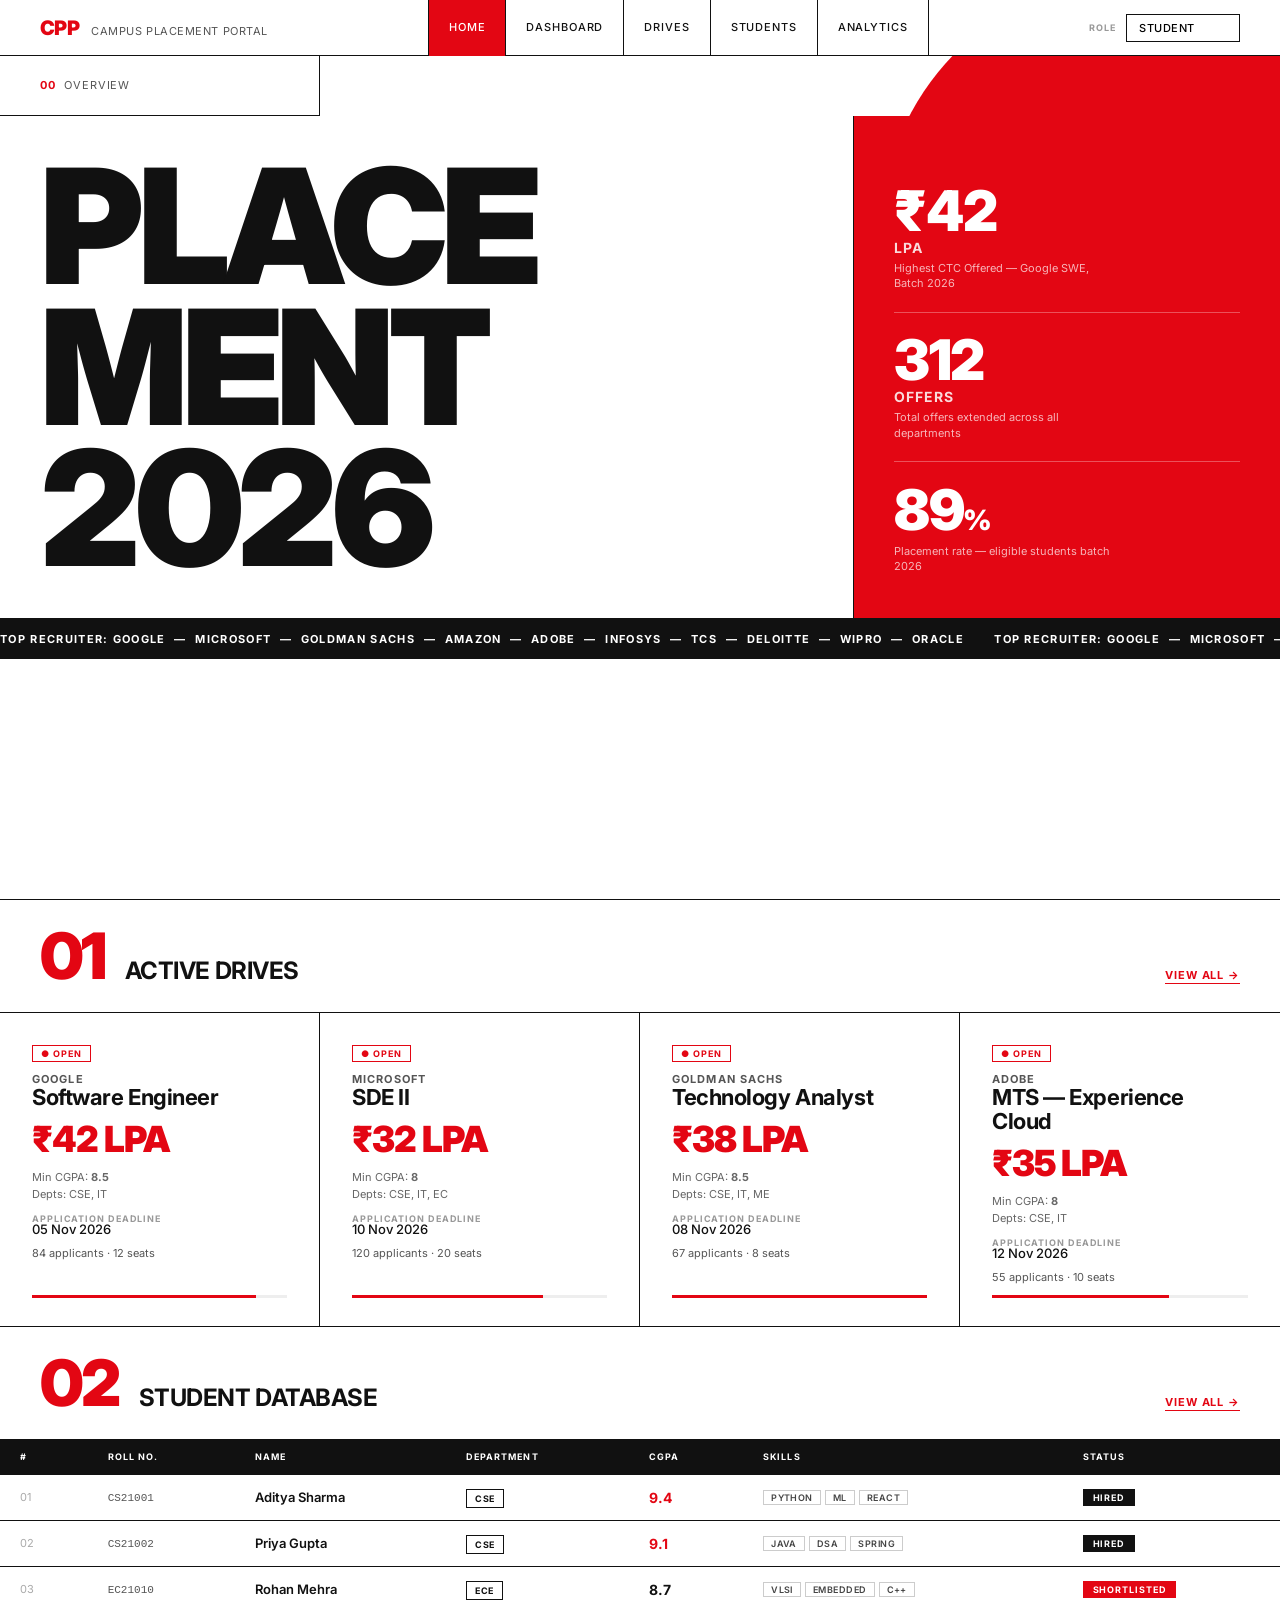
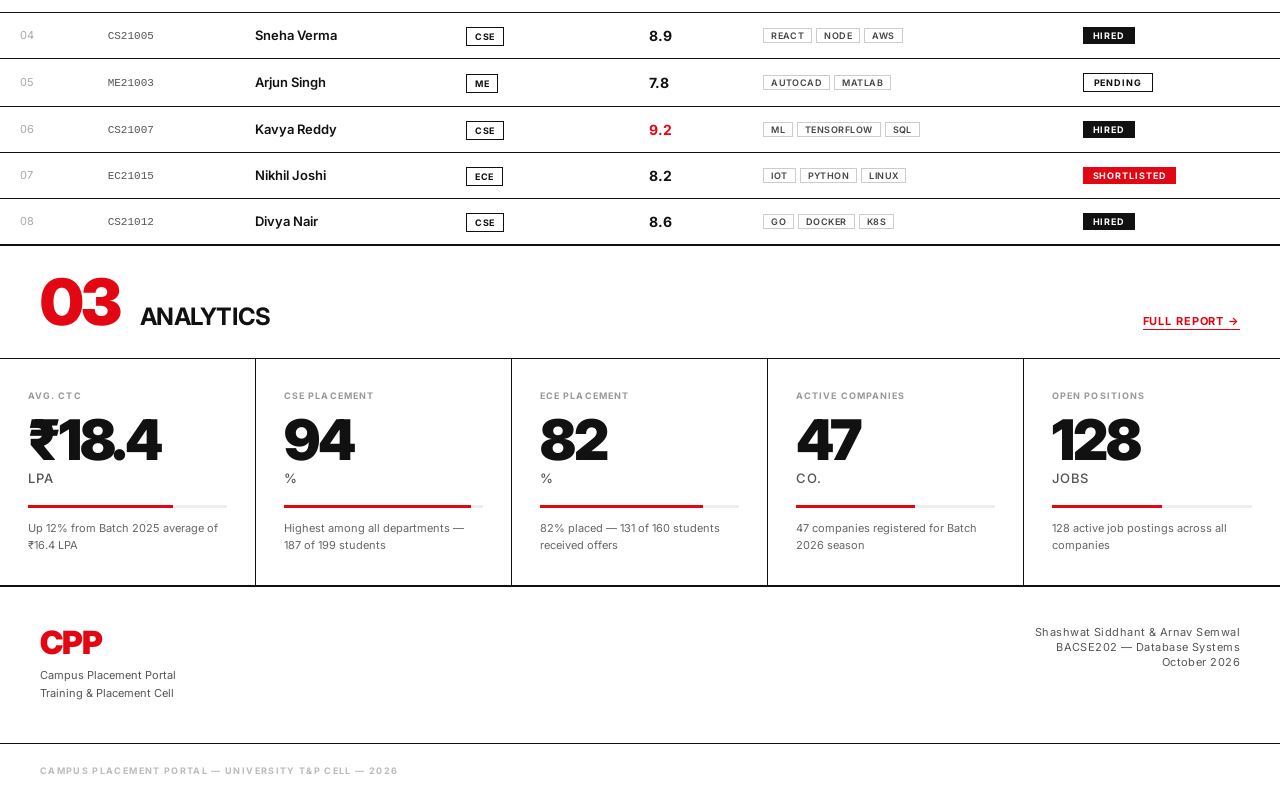
<file: frontend/index.html>
<!DOCTYPE html>
<html lang="en">
<head>
  <meta charset="UTF-8" />
  <meta name="viewport" content="width=device-width, initial-scale=1.0" />
  <title>Campus Placement Portal — University T&P Cell</title>
  <meta name="description" content="University Campus Placement Portal — Track job drives, student applications, and placement analytics in real time." />
  <link rel="preconnect" href="https://fonts.googleapis.com" />
  <link rel="preconnect" href="https://fonts.gstatic.com" crossorigin />
  <link href="https://fonts.googleapis.com/css2?family=Inter:wght@300;400;500;700;900&display=swap" rel="stylesheet" />
  <link rel="stylesheet" href="style.css" />
</head>
<body>
  <!-- NAV -->
  <nav class="nav" id="main-nav">
    <div class="nav-left">
      <span class="nav-logo">CPP</span>
      <span class="nav-subtitle">Campus Placement Portal</span>
    </div>
    <div class="nav-links">
      <a href="index.html" class="nav-link active" id="nav-home">Home</a>
      <a href="dashboard.html" class="nav-link" id="nav-dashboard">Dashboard</a>
      <a href="drives.html" class="nav-link" id="nav-drives">Drives</a>
      <a href="students.html" class="nav-link" id="nav-students">Students</a>
      <a href="analytics.html" class="nav-link" id="nav-analytics">Analytics</a>
    </div>
    <div class="nav-right">
      <span class="nav-role-label">ROLE</span>
      <select class="role-select" id="role-select" onchange="switchRole(this.value)">
        <option value="student">Student</option>
        <option value="recruiter">Recruiter</option>
        <option value="staff">Staff / Admin</option>
      </select>
    </div>
  </nav>

  <!-- HERO -->
  <section class="hero grid-12">
    <div class="red-circle" aria-hidden="true"></div>
    <div class="hero-section-tag col-1-3">
      <span class="section-num">00</span>
      <span class="section-label">Overview</span>
    </div>
    <div class="hero-headline col-1-8">
      <h1 class="headline-xl">PLACE<br>MENT<br>2026</h1>
    </div>
    <div class="hero-stats col-9-12">
      <div class="stat-block">
        <span class="stat-num">₹42</span>
        <span class="stat-unit">LPA</span>
        <span class="stat-caption">Highest CTC Offered — Google SWE, Batch 2026</span>
      </div>
      <div class="stat-divider"></div>
      <div class="stat-block">
        <span class="stat-num">312</span>
        <span class="stat-unit">Offers</span>
        <span class="stat-caption">Total offers extended across all departments</span>
      </div>
      <div class="stat-divider"></div>
      <div class="stat-block">
        <span class="stat-num">89<span class="stat-pct">%</span></span>
        <span class="stat-caption">Placement rate — eligible students batch 2026</span>
      </div>
    </div>
    <div class="hero-marquee col-1-12">
      <div class="marquee-track">
        <span>TOP RECRUITER: GOOGLE &nbsp;—&nbsp; MICROSOFT &nbsp;—&nbsp; GOLDMAN SACHS &nbsp;—&nbsp; AMAZON &nbsp;—&nbsp; ADOBE &nbsp;—&nbsp; INFOSYS &nbsp;—&nbsp; TCS &nbsp;—&nbsp; DELOITTE &nbsp;—&nbsp; WIPRO &nbsp;—&nbsp; ORACLE &nbsp;&nbsp;&nbsp;&nbsp;&nbsp;&nbsp;</span>
        <span aria-hidden="true">TOP RECRUITER: GOOGLE &nbsp;—&nbsp; MICROSOFT &nbsp;—&nbsp; GOLDMAN SACHS &nbsp;—&nbsp; AMAZON &nbsp;—&nbsp; ADOBE &nbsp;—&nbsp; INFOSYS &nbsp;—&nbsp; TCS &nbsp;—&nbsp; DELOITTE &nbsp;—&nbsp; WIPRO &nbsp;—&nbsp; ORACLE &nbsp;&nbsp;&nbsp;&nbsp;&nbsp;&nbsp;</span>
      </div>
    </div>
  </section>

  <!-- SECTION 01 — ACTIVE DRIVES -->
  <section class="section drives-section grid-12" id="active-drives">
    <div class="section-header col-1-12">
      <span class="section-num-lg">01</span>
      <span class="section-title">Active Drives</span>
      <a href="drives.html" class="section-link">View All →</a>
    </div>
    <div class="drives-grid col-1-12" id="drives-container">
      <!-- JS populated -->
    </div>
  </section>

  <!-- SECTION 02 — STUDENT SNAPSHOT -->
  <section class="section students-section grid-12" id="student-db">
    <div class="section-header col-1-12">
      <span class="section-num-lg">02</span>
      <span class="section-title">Student Database</span>
      <a href="students.html" class="section-link">View All →</a>
    </div>
    <div class="students-table-wrap col-1-12">
      <table class="swiss-table" id="students-table">
        <thead>
          <tr>
            <th>#</th>
            <th>Roll No.</th>
            <th>Name</th>
            <th>Department</th>
            <th>CGPA</th>
            <th>Skills</th>
            <th>Status</th>
          </tr>
        </thead>
        <tbody id="students-tbody">
          <!-- JS populated -->
        </tbody>
      </table>
    </div>
  </section>

  <!-- SECTION 03 — ANALYTICS STRIP -->
  <section class="section analytics-section grid-12" id="analytics">
    <div class="section-header col-1-12">
      <span class="section-num-lg">03</span>
      <span class="section-title">Analytics</span>
      <a href="analytics.html" class="section-link">Full Report →</a>
    </div>
    <div class="analytics-cards col-1-12">
      <div class="analytics-card">
        <span class="analytics-label">Avg. CTC</span>
        <span class="analytics-big">₹18.4</span>
        <span class="analytics-unit">LPA</span>
        <div class="bar-container"><div class="bar" style="width:73%"></div></div>
        <span class="analytics-caption">Up 12% from Batch 2025 average of ₹16.4 LPA</span>
      </div>
      <div class="analytics-card">
        <span class="analytics-label">CSE Placement</span>
        <span class="analytics-big">94</span>
        <span class="analytics-unit">%</span>
        <div class="bar-container"><div class="bar" style="width:94%"></div></div>
        <span class="analytics-caption">Highest among all departments — 187 of 199 students</span>
      </div>
      <div class="analytics-card">
        <span class="analytics-label">ECE Placement</span>
        <span class="analytics-big">82</span>
        <span class="analytics-unit">%</span>
        <div class="bar-container"><div class="bar" style="width:82%"></div></div>
        <span class="analytics-caption">82% placed — 131 of 160 students received offers</span>
      </div>
      <div class="analytics-card">
        <span class="analytics-label">Active Companies</span>
        <span class="analytics-big">47</span>
        <span class="analytics-unit">Co.</span>
        <div class="bar-container"><div class="bar" style="width:60%"></div></div>
        <span class="analytics-caption">47 companies registered for Batch 2026 season</span>
      </div>
      <div class="analytics-card">
        <span class="analytics-label">Open Positions</span>
        <span class="analytics-big">128</span>
        <span class="analytics-unit">Jobs</span>
        <div class="bar-container"><div class="bar" style="width:55%"></div></div>
        <span class="analytics-caption">128 active job postings across all companies</span>
      </div>
    </div>
  </section>

  <!-- FOOTER -->
  <footer class="footer grid-12">
    <div class="footer-left col-1-6">
      <span class="footer-logo">CPP</span>
      <span class="footer-tagline">Campus Placement Portal<br>Training &amp; Placement Cell</span>
    </div>
    <div class="footer-credits col-9-12">
      <p class="footer-credit-line">Shashwat Siddhant &amp; Arnav Semwal</p>
      <p class="footer-credit-line">BACSE202 — Database Systems</p>
      <p class="footer-credit-line">October 2026</p>
    </div>
    <div class="footer-bottom col-1-12">
      <span class="footer-rule-text">CAMPUS PLACEMENT PORTAL — UNIVERSITY T&amp;P CELL — 2026</span>
    </div>
  </footer>

  <script src="data.js"></script>
  <script src="app.js"></script>
</body>
</html>
</file>
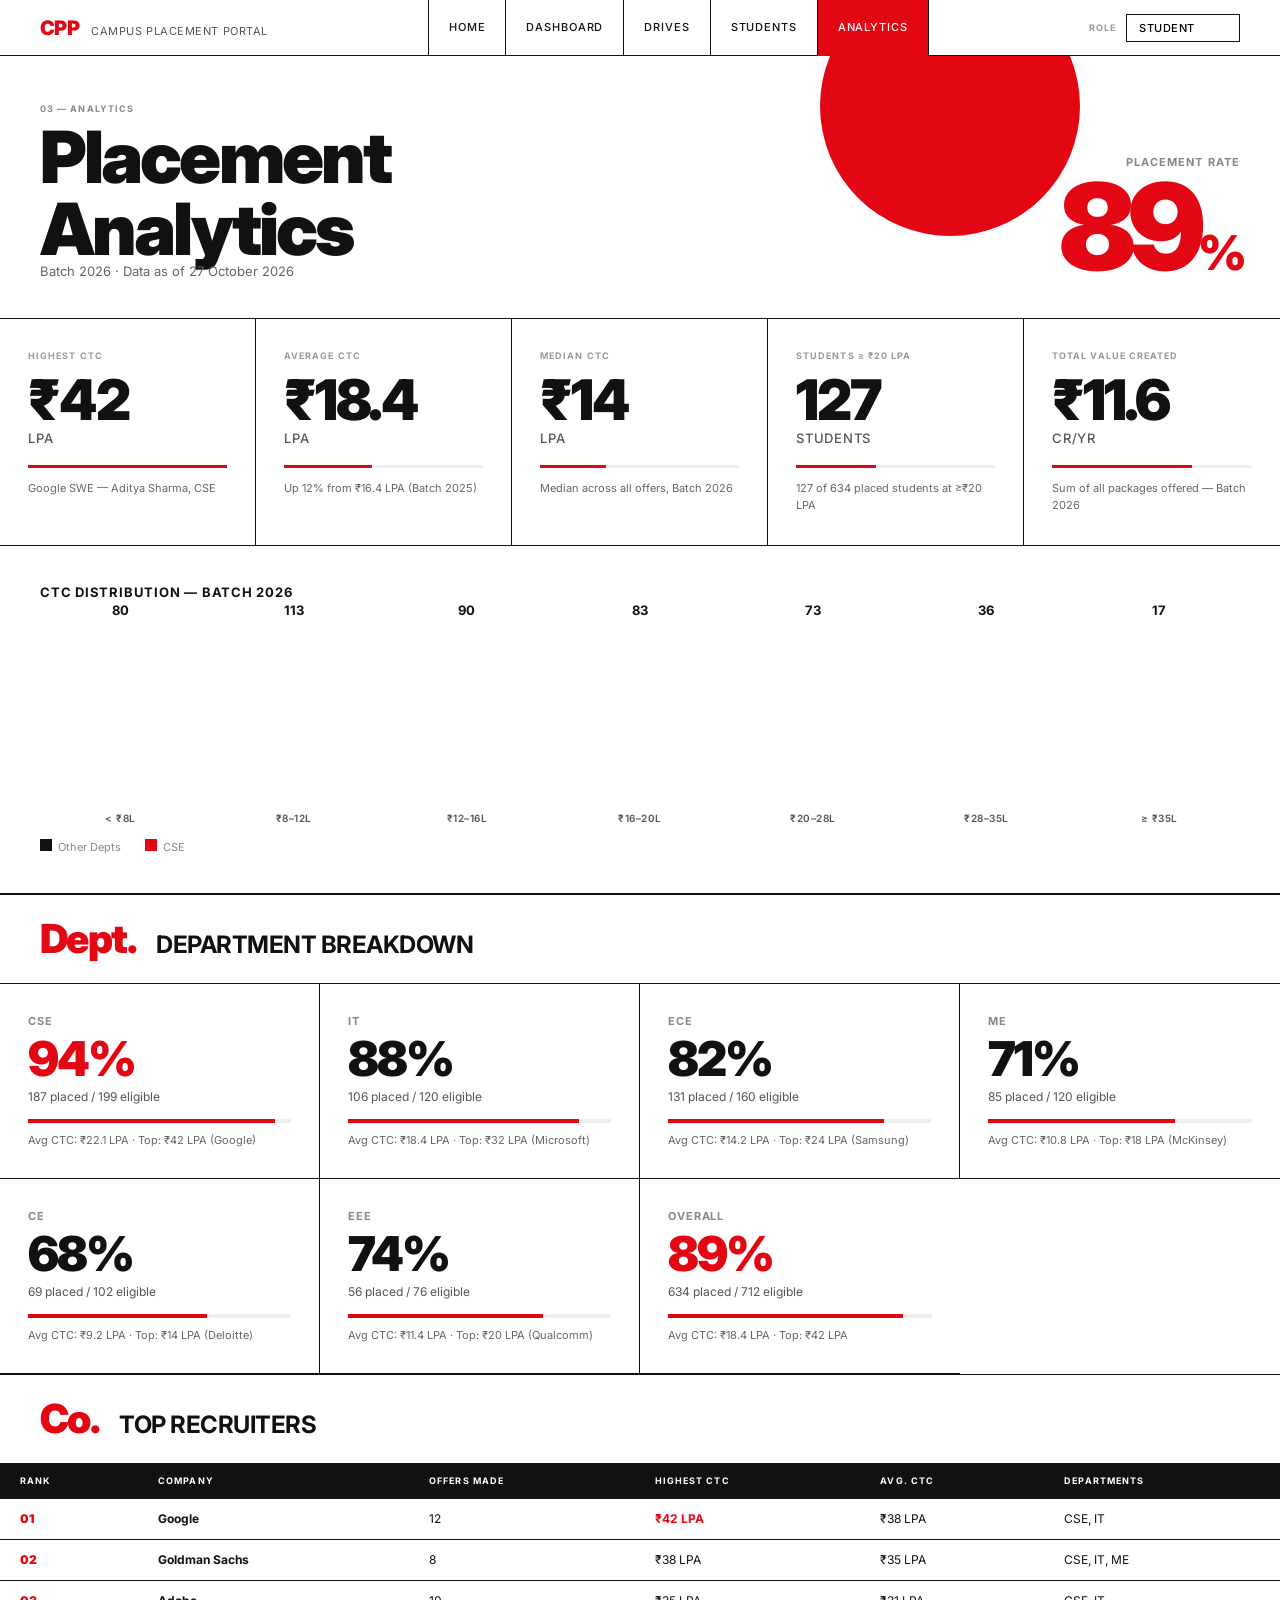
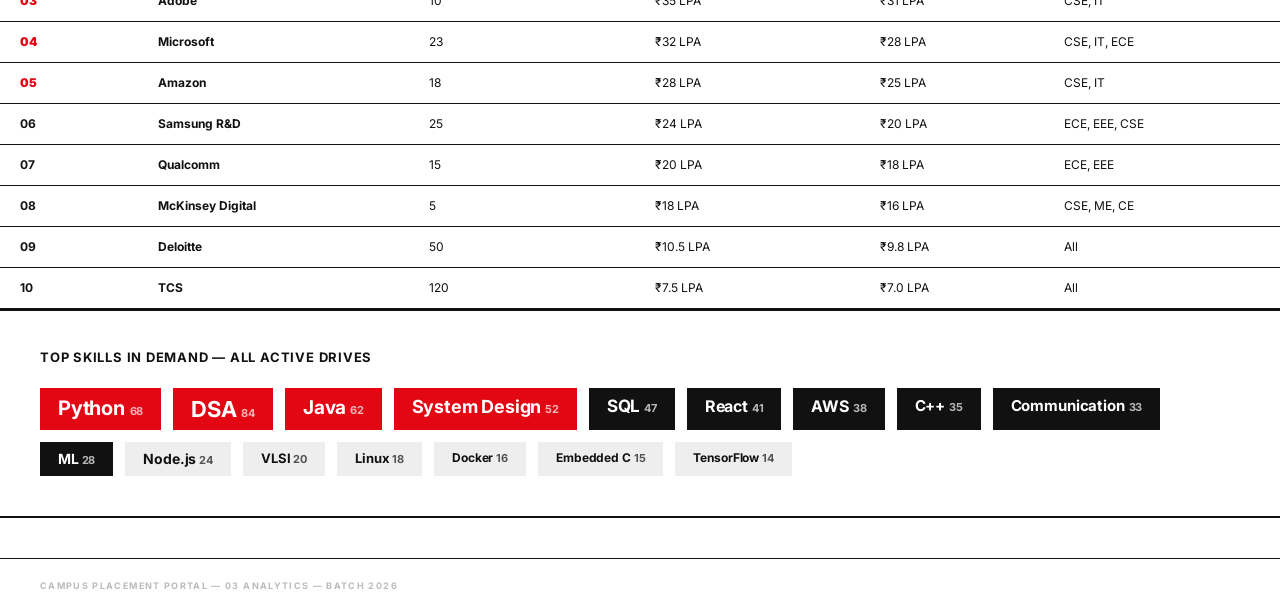
<file: frontend/analytics.html>
<!DOCTYPE html>
<html lang="en">
<head>
  <meta charset="UTF-8" />
  <meta name="viewport" content="width=device-width, initial-scale=1.0" />
  <title>Analytics — Campus Placement Portal</title>
  <meta name="description" content="Placement analytics — department-wise breakdown, CTC trends, skill demand heatmap." />
  <link rel="preconnect" href="https://fonts.googleapis.com" />
  <link rel="preconnect" href="https://fonts.gstatic.com" crossorigin />
  <link href="https://fonts.googleapis.com/css2?family=Inter:wght@300;400;500;700;900&display=swap" rel="stylesheet" />
  <link rel="stylesheet" href="style.css" />
</head>
<body>
  <nav class="nav">
    <div class="nav-left">
      <a href="index.html" style="display:flex;align-items:baseline;gap:12px;text-decoration:none">
        <span class="nav-logo">CPP</span>
        <span class="nav-subtitle">Campus Placement Portal</span>
      </a>
    </div>
    <div class="nav-links">
      <a href="index.html"     class="nav-link">Home</a>
      <a href="dashboard.html" class="nav-link">Dashboard</a>
      <a href="drives.html"    class="nav-link">Drives</a>
      <a href="students.html"  class="nav-link">Students</a>
      <a href="analytics.html" class="nav-link active">Analytics</a>
    </div>
    <div class="nav-right">
      <span class="nav-role-label">ROLE</span>
      <select class="role-select" id="role-select" onchange="switchRole(this.value)">
        <option value="student">Student</option>
        <option value="recruiter">Recruiter</option>
        <option value="staff">Staff / Admin</option>
      </select>
    </div>
  </nav>

  <!-- PAGE HEADER -->
  <div class="page-header" style="position:relative;overflow:hidden;border-bottom:1px solid #111">
    <div style="position:absolute;width:260px;height:260px;border-radius:50%;background:var(--red);top:-80px;right:200px;z-index:0"></div>
    <div style="position:relative;z-index:1">
      <div style="font-size:9px;font-weight:700;letter-spacing:.12em;text-transform:uppercase;color:#888;margin-bottom:8px">03 — Analytics</div>
      <h1 class="page-title">Placement<br>Analytics</h1>
      <p class="page-subtitle">Batch 2026 · Data as of 27 October 2026</p>
    </div>
    <div style="position:relative;z-index:1;text-align:right">
      <div style="font-size:11px;font-weight:700;letter-spacing:.1em;text-transform:uppercase;color:#888;margin-bottom:8px">Placement Rate</div>
      <div style="font-size:120px;font-weight:900;letter-spacing:-.06em;line-height:.85;color:var(--red)">89<span style="font-size:48px">%</span></div>
    </div>
  </div>

  <!-- TOP KPI ROW -->
  <div style="display:grid;grid-template-columns:repeat(5,1fr);border-bottom:1px solid #111">
    <div class="analytics-card">
      <div class="analytics-label">Highest CTC</div>
      <div class="analytics-big">₹42</div>
      <div class="analytics-unit">LPA</div>
      <div class="bar-container"><div class="bar" style="width:100%"></div></div>
      <div class="analytics-caption">Google SWE — Aditya Sharma, CSE</div>
    </div>
    <div class="analytics-card">
      <div class="analytics-label">Average CTC</div>
      <div class="analytics-big">₹18.4</div>
      <div class="analytics-unit">LPA</div>
      <div class="bar-container"><div class="bar" style="width:44%"></div></div>
      <div class="analytics-caption">Up 12% from ₹16.4 LPA (Batch 2025)</div>
    </div>
    <div class="analytics-card">
      <div class="analytics-label">Median CTC</div>
      <div class="analytics-big">₹14</div>
      <div class="analytics-unit">LPA</div>
      <div class="bar-container"><div class="bar" style="width:33%"></div></div>
      <div class="analytics-caption">Median across all offers, Batch 2026</div>
    </div>
    <div class="analytics-card">
      <div class="analytics-label">Students ≥ ₹20 LPA</div>
      <div class="analytics-big">127</div>
      <div class="analytics-unit">Students</div>
      <div class="bar-container"><div class="bar" style="width:40%"></div></div>
      <div class="analytics-caption">127 of 634 placed students at ≥₹20 LPA</div>
    </div>
    <div class="analytics-card">
      <div class="analytics-label">Total Value Created</div>
      <div class="analytics-big">₹11.6</div>
      <div class="analytics-unit">Cr/yr</div>
      <div class="bar-container"><div class="bar" style="width:70%"></div></div>
      <div class="analytics-caption">Sum of all packages offered — Batch 2026</div>
    </div>
  </div>

  <!-- CTC BAR CHART -->
  <div class="chart-area" id="analytics-main">
    <div class="chart-title">CTC Distribution — Batch 2026</div>
    <div class="bar-chart" id="ctc-chart">
      <!-- JS rendered -->
    </div>
    <div style="display:flex;gap:24px;margin-top:16px">
      <span style="font-size:11px;color:#888"><span style="display:inline-block;width:12px;height:12px;background:var(--black);margin-right:6px"></span>Other Depts</span>
      <span style="font-size:11px;color:#888"><span style="display:inline-block;width:12px;height:12px;background:var(--red);margin-right:6px"></span>CSE</span>
    </div>
  </div>

  <!-- DEPT PLACEMENT CARDS -->
  <div style="border-top:1px solid #111">
    <div class="section-header">
      <span class="section-num-lg" style="font-size:40px">Dept.</span>
      <span class="section-title">Department Breakdown</span>
    </div>
    <div class="dept-grid">
      <div class="dept-card">
        <div class="dept-name">CSE</div>
        <div class="dept-pct" style="color:var(--red)">94%</div>
        <div class="dept-count">187 placed / 199 eligible</div>
        <div class="dept-bar-outer"><div class="dept-bar-inner" style="width:94%"></div></div>
        <div style="font-size:11px;color:#666;margin-top:12px">Avg CTC: ₹22.1 LPA · Top: ₹42 LPA (Google)</div>
      </div>
      <div class="dept-card">
        <div class="dept-name">IT</div>
        <div class="dept-pct">88%</div>
        <div class="dept-count">106 placed / 120 eligible</div>
        <div class="dept-bar-outer"><div class="dept-bar-inner" style="width:88%"></div></div>
        <div style="font-size:11px;color:#666;margin-top:12px">Avg CTC: ₹18.4 LPA · Top: ₹32 LPA (Microsoft)</div>
      </div>
      <div class="dept-card">
        <div class="dept-name">ECE</div>
        <div class="dept-pct">82%</div>
        <div class="dept-count">131 placed / 160 eligible</div>
        <div class="dept-bar-outer"><div class="dept-bar-inner" style="width:82%"></div></div>
        <div style="font-size:11px;color:#666;margin-top:12px">Avg CTC: ₹14.2 LPA · Top: ₹24 LPA (Samsung)</div>
      </div>
      <div class="dept-card">
        <div class="dept-name">ME</div>
        <div class="dept-pct">71%</div>
        <div class="dept-count">85 placed / 120 eligible</div>
        <div class="dept-bar-outer"><div class="dept-bar-inner" style="width:71%"></div></div>
        <div style="font-size:11px;color:#666;margin-top:12px">Avg CTC: ₹10.8 LPA · Top: ₹18 LPA (McKinsey)</div>
      </div>
      <div class="dept-card">
        <div class="dept-name">CE</div>
        <div class="dept-pct">68%</div>
        <div class="dept-count">69 placed / 102 eligible</div>
        <div class="dept-bar-outer"><div class="dept-bar-inner" style="width:68%"></div></div>
        <div style="font-size:11px;color:#666;margin-top:12px">Avg CTC: ₹9.2 LPA · Top: ₹14 LPA (Deloitte)</div>
      </div>
      <div class="dept-card">
        <div class="dept-name">EEE</div>
        <div class="dept-pct">74%</div>
        <div class="dept-count">56 placed / 76 eligible</div>
        <div class="dept-bar-outer"><div class="dept-bar-inner" style="width:74%"></div></div>
        <div style="font-size:11px;color:#666;margin-top:12px">Avg CTC: ₹11.4 LPA · Top: ₹20 LPA (Qualcomm)</div>
      </div>
      <div class="dept-card" style="border-right:none">
        <div class="dept-name">Overall</div>
        <div class="dept-pct" style="color:var(--red)">89%</div>
        <div class="dept-count">634 placed / 712 eligible</div>
        <div class="dept-bar-outer"><div class="dept-bar-inner" style="width:89%"></div></div>
        <div style="font-size:11px;color:#666;margin-top:12px">Avg CTC: ₹18.4 LPA · Top: ₹42 LPA</div>
      </div>
    </div>
  </div>

  <!-- TOP RECRUITERS -->
  <div style="border-top:1px solid #111">
    <div class="section-header">
      <span class="section-num-lg" style="font-size:40px">Co.</span>
      <span class="section-title">Top Recruiters</span>
    </div>
    <div style="overflow-x:auto;border-bottom:1px solid #111">
      <table class="swiss-table" style="min-width:700px">
        <thead>
          <tr>
            <th>Rank</th>
            <th>Company</th>
            <th>Offers Made</th>
            <th>Highest CTC</th>
            <th>Avg. CTC</th>
            <th>Departments</th>
          </tr>
        </thead>
        <tbody>
          <tr><td style="font-weight:900;color:var(--red)">01</td><td style="font-weight:700">Google</td><td>12</td><td style="color:var(--red);font-weight:700">₹42 LPA</td><td>₹38 LPA</td><td>CSE, IT</td></tr>
          <tr><td style="font-weight:900;color:var(--red)">02</td><td style="font-weight:700">Goldman Sachs</td><td>8</td><td>₹38 LPA</td><td>₹35 LPA</td><td>CSE, IT, ME</td></tr>
          <tr><td style="font-weight:900;color:var(--red)">03</td><td style="font-weight:700">Adobe</td><td>10</td><td>₹35 LPA</td><td>₹31 LPA</td><td>CSE, IT</td></tr>
          <tr><td style="font-weight:900;color:var(--red)">04</td><td style="font-weight:700">Microsoft</td><td>23</td><td>₹32 LPA</td><td>₹28 LPA</td><td>CSE, IT, ECE</td></tr>
          <tr><td style="font-weight:900;color:var(--red)">05</td><td style="font-weight:700">Amazon</td><td>18</td><td>₹28 LPA</td><td>₹25 LPA</td><td>CSE, IT</td></tr>
          <tr><td style="font-weight:700">06</td><td style="font-weight:700">Samsung R&amp;D</td><td>25</td><td>₹24 LPA</td><td>₹20 LPA</td><td>ECE, EEE, CSE</td></tr>
          <tr><td style="font-weight:700">07</td><td style="font-weight:700">Qualcomm</td><td>15</td><td>₹20 LPA</td><td>₹18 LPA</td><td>ECE, EEE</td></tr>
          <tr><td style="font-weight:700">08</td><td style="font-weight:700">McKinsey Digital</td><td>5</td><td>₹18 LPA</td><td>₹16 LPA</td><td>CSE, ME, CE</td></tr>
          <tr><td style="font-weight:700">09</td><td style="font-weight:700">Deloitte</td><td>50</td><td>₹10.5 LPA</td><td>₹9.8 LPA</td><td>All</td></tr>
          <tr><td style="font-weight:700">10</td><td style="font-weight:700">TCS</td><td>120</td><td>₹7.5 LPA</td><td>₹7.0 LPA</td><td>All</td></tr>
        </tbody>
      </table>
    </div>
  </div>

  <!-- SKILL DEMAND HEATMAP -->
  <div style="border-top:1px solid #111;padding:40px;border-bottom:1px solid #111">
    <div class="chart-title">Top Skills in Demand — All Active Drives</div>
    <div style="display:flex;flex-wrap:wrap;gap:12px;margin-top:24px" id="skill-heatmap">
      <!-- JS populated -->
    </div>
  </div>

  <footer class="footer grid-12">
    <div class="footer-bottom col-1-12" style="border-top:1px solid #111;padding:16px 40px">
      <span class="footer-rule-text">CAMPUS PLACEMENT PORTAL — 03 ANALYTICS — BATCH 2026</span>
    </div>
  </footer>

  <script src="data.js"></script>
  <script src="app.js"></script>
  <script>
    document.addEventListener('DOMContentLoaded', () => {
      // CTC bar chart
      const ctcData = [
        { range: '< ₹8L',   cse: 12, other: 68 },
        { range: '₹8–12L',  cse: 18, other: 95 },
        { range: '₹12–16L', cse: 28, other: 62 },
        { range: '₹16–20L', cse: 35, other: 48 },
        { range: '₹20–28L', cse: 42, other: 31 },
        { range: '₹28–35L', cse: 28, other: 8  },
        { range: '≥ ₹35L',  cse: 15, other: 2  },
      ];
      const maxVal = Math.max(...ctcData.map(d => d.cse + d.other));
      const chart  = $('ctc-chart');
      chart.innerHTML = ctcData.map(d => {
        const total = d.cse + d.other;
        const h = Math.round((total / maxVal) * 180);
        return `
          <div class="bar-chart-col">
            <div class="bar-chart-val">${total}</div>
            <div style="display:flex;align-items:flex-end;gap:2px;height:180px">
              <div class="bar-chart-bar" style="height:${Math.round((d.other/maxVal)*180)}px;flex:1"></div>
              <div class="bar-chart-bar red" style="height:${Math.round((d.cse/maxVal)*180)}px;flex:1"></div>
            </div>
            <div class="bar-chart-label">${d.range}</div>
          </div>`;
      }).join('');

      // Skill heatmap
      const skills = [
        { name: 'Python',       count: 68 },
        { name: 'DSA',          count: 84 },
        { name: 'Java',         count: 62 },
        { name: 'System Design',count: 52 },
        { name: 'SQL',          count: 47 },
        { name: 'React',        count: 41 },
        { name: 'AWS',          count: 38 },
        { name: 'C++',          count: 35 },
        { name: 'Communication',count: 33 },
        { name: 'ML',           count: 28 },
        { name: 'Node.js',      count: 24 },
        { name: 'VLSI',         count: 20 },
        { name: 'Linux',        count: 18 },
        { name: 'Docker',       count: 16 },
        { name: 'Embedded C',   count: 15 },
        { name: 'TensorFlow',   count: 14 },
      ];
      const max = skills[0].count;
      $('skill-heatmap').innerHTML = skills.map(s => {
        const pct = s.count / max;
        const size = Math.round(10 + pct * 10);
        const bg   = pct > 0.7 ? 'var(--red)' : pct > 0.4 ? 'var(--black)' : '#eee';
        const clr  = pct > 0.4 ? 'var(--white)' : 'var(--black)';
        return `<div style="padding:10px 18px;background:${bg};color:${clr};font-size:${size}px;font-weight:700;letter-spacing:-.01em;cursor:default">${s.name} <span style="font-size:11px;opacity:.7">${s.count}</span></div>`;
      }).join('');
    });
  </script>
</body>
</html>
</file>
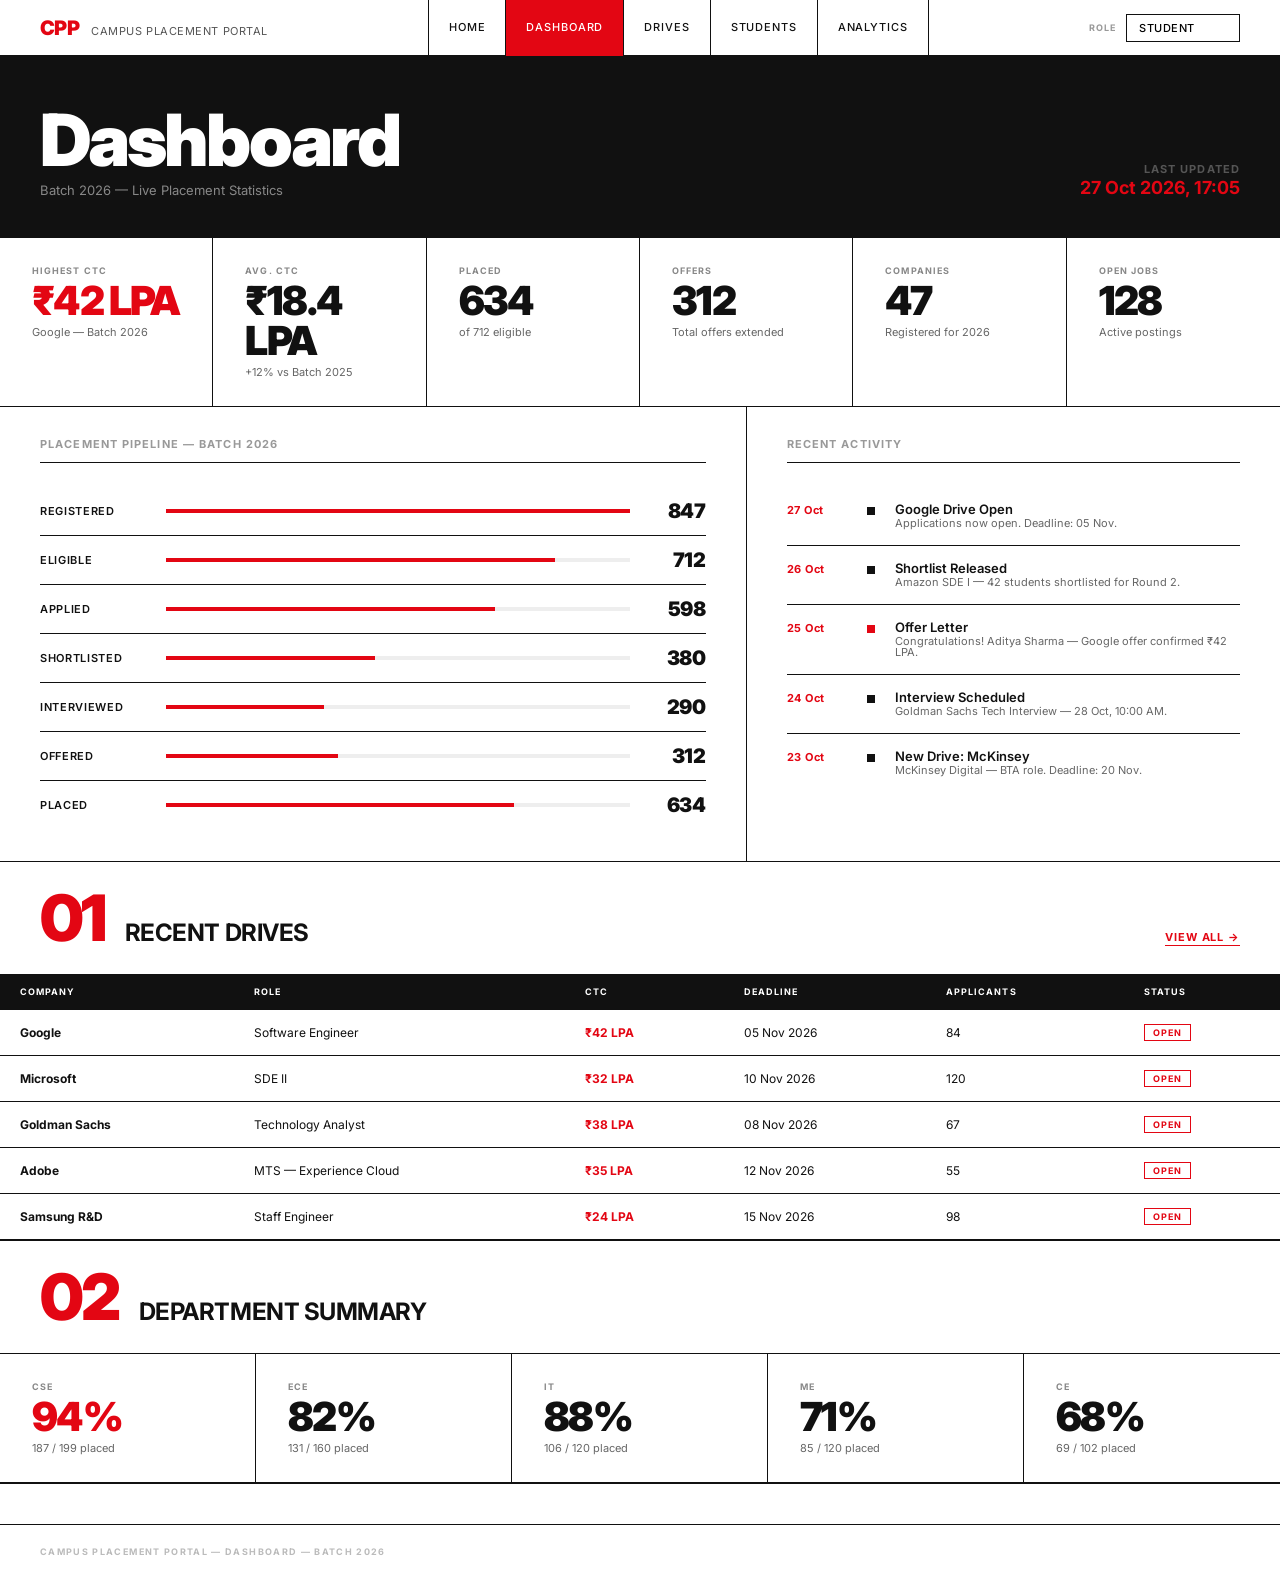
<file: frontend/dashboard.html>
<!DOCTYPE html>
<html lang="en">
<head>
  <meta charset="UTF-8" />
  <meta name="viewport" content="width=device-width, initial-scale=1.0" />
  <title>Dashboard — Campus Placement Portal</title>
  <meta name="description" content="Placement Portal Dashboard — real-time KPIs, pipeline funnel, recent drives." />
  <link rel="preconnect" href="https://fonts.googleapis.com" />
  <link rel="preconnect" href="https://fonts.gstatic.com" crossorigin />
  <link href="https://fonts.googleapis.com/css2?family=Inter:wght@300;400;500;700;900&display=swap" rel="stylesheet" />
  <link rel="stylesheet" href="style.css" />
</head>
<body>
  <nav class="nav">
    <div class="nav-left">
      <a href="index.html" style="display:flex;align-items:baseline;gap:12px;text-decoration:none">
        <span class="nav-logo">CPP</span>
        <span class="nav-subtitle">Campus Placement Portal</span>
      </a>
    </div>
    <div class="nav-links">
      <a href="index.html"     class="nav-link" id="nav-home">Home</a>
      <a href="dashboard.html" class="nav-link active" id="nav-dashboard">Dashboard</a>
      <a href="drives.html"    class="nav-link" id="nav-drives">Drives</a>
      <a href="students.html"  class="nav-link" id="nav-students">Students</a>
      <a href="analytics.html" class="nav-link" id="nav-analytics">Analytics</a>
    </div>
    <div class="nav-right">
      <span class="nav-role-label">ROLE</span>
      <select class="role-select" id="role-select" onchange="switchRole(this.value)">
        <option value="student">Student</option>
        <option value="recruiter">Recruiter</option>
        <option value="staff">Staff / Admin</option>
      </select>
    </div>
  </nav>

  <!-- DASHBOARD HEADER -->
  <div class="page-header" style="background:var(--black);color:var(--white)">
    <div>
      <h1 class="page-title" style="color:var(--white)">Dashboard</h1>
      <div class="page-subtitle" style="color:#888;margin-top:8px">Batch 2026 — Live Placement Statistics</div>
    </div>
    <div style="text-align:right">
      <div style="font-size:11px;font-weight:700;letter-spacing:.1em;text-transform:uppercase;color:#555">Last Updated</div>
      <div style="font-size:18px;font-weight:700;color:var(--red);margin-top:4px">27 Oct 2026, 17:05</div>
    </div>
  </div>

  <!-- KPI ROW -->
  <div class="dash-kpi-row" id="dash-kpi-row"></div>

  <!-- TWO-COL PANELS -->
  <div class="dash-two-col">
    <div class="dash-panel">
      <div class="dash-panel-title">Placement Pipeline — Batch 2026</div>
      <div class="funnel" id="dash-funnel"></div>
    </div>
    <div class="dash-panel">
      <div class="dash-panel-title">Recent Activity</div>
      <div class="timeline" id="dash-timeline"></div>
    </div>
  </div>

  <!-- RECENT DRIVES TABLE -->
  <section class="section">
    <div class="section-header col-1-12">
      <span class="section-num-lg">01</span>
      <span class="section-title">Recent Drives</span>
      <a href="drives.html" class="section-link">View All →</a>
    </div>
    <div style="overflow-x:auto">
      <table class="swiss-table" style="min-width:700px">
        <thead>
          <tr>
            <th>Company</th>
            <th>Role</th>
            <th>CTC</th>
            <th>Deadline</th>
            <th>Applicants</th>
            <th>Status</th>
          </tr>
        </thead>
        <tbody id="dash-drives-tbody"></tbody>
      </table>
    </div>
  </section>

  <!-- DEPT SUMMARY ROW -->
  <section class="section">
    <div class="section-header col-1-12">
      <span class="section-num-lg">02</span>
      <span class="section-title">Department Summary</span>
    </div>
    <div style="display:grid;grid-template-columns:repeat(5,1fr)">
      <div class="dash-kpi" style="border-bottom:none">
        <div class="dash-kpi-label">CSE</div>
        <div class="dash-kpi-val" style="color:var(--red)">94%</div>
        <div class="dash-kpi-sub">187 / 199 placed</div>
      </div>
      <div class="dash-kpi" style="border-bottom:none">
        <div class="dash-kpi-label">ECE</div>
        <div class="dash-kpi-val">82%</div>
        <div class="dash-kpi-sub">131 / 160 placed</div>
      </div>
      <div class="dash-kpi" style="border-bottom:none">
        <div class="dash-kpi-label">IT</div>
        <div class="dash-kpi-val">88%</div>
        <div class="dash-kpi-sub">106 / 120 placed</div>
      </div>
      <div class="dash-kpi" style="border-bottom:none">
        <div class="dash-kpi-label">ME</div>
        <div class="dash-kpi-val">71%</div>
        <div class="dash-kpi-sub">85 / 120 placed</div>
      </div>
      <div class="dash-kpi" style="border-bottom:none">
        <div class="dash-kpi-label">CE</div>
        <div class="dash-kpi-val">68%</div>
        <div class="dash-kpi-sub">69 / 102 placed</div>
      </div>
    </div>
  </section>

  <footer class="footer grid-12" style="margin-top:0">
    <div class="footer-bottom col-1-12" style="border-top:1px solid #111;padding:16px 40px">
      <span class="footer-rule-text">CAMPUS PLACEMENT PORTAL — DASHBOARD — BATCH 2026</span>
    </div>
  </footer>

  <script src="data.js"></script>
  <script src="app.js"></script>
</body>
</html>
</file>
<file: frontend/style.css>
/* ═══════════════════════════════════════════════════════════════
   CAMPUS PLACEMENT PORTAL — SWISS TYPOGRAPHIC DESIGN SYSTEM
   Palette: #FFFFFF / #111111 / #E30613
   Font: Inter (Helvetica Neue substitute)
═══════════════════════════════════════════════════════════════ */

/* ── RESET & TOKENS ── */
*, *::before, *::after { box-sizing: border-box; margin: 0; padding: 0; }

:root {
  --white: #FFFFFF;
  --black: #111111;
  --red:   #E30613;
  --font:  'Inter', 'Helvetica Neue', Helvetica, Arial, sans-serif;
  --grid-cols: 12;
  --grid-gap: 0px;
  --col: calc(100% / 12);
  --border: 1px solid #111111;
  --hairline: 0.5px solid #111111;
}

html { font-size: 16px; scroll-behavior: smooth; }

body {
  font-family: var(--font);
  background: var(--white);
  color: var(--black);
  line-height: 1;
  overflow-x: hidden;
}

a { color: inherit; text-decoration: none; }
img { display: block; max-width: 100%; }
select { cursor: pointer; }

/* ── GRID SYSTEM ── */
.grid-12 {
  display: grid;
  grid-template-columns: repeat(12, 1fr);
  width: 100%;
}

.col-1-3  { grid-column: 1 / 4; }
.col-1-6  { grid-column: 1 / 7; }
.col-1-8  { grid-column: 1 / 9; }
.col-1-12 { grid-column: 1 / 13; }
.col-9-12 { grid-column: 9 / 13; }
.col-7-12 { grid-column: 7 / 13; }
.col-4-9  { grid-column: 4 / 10; }

/* ── NAVIGATION ── */
.nav {
  display: flex;
  align-items: center;
  justify-content: space-between;
  padding: 0 40px;
  height: 56px;
  border-bottom: var(--border);
  position: sticky;
  top: 0;
  background: var(--white);
  z-index: 100;
}

.nav-left { display: flex; align-items: baseline; gap: 12px; }
.nav-logo  { font-size: 20px; font-weight: 900; letter-spacing: -0.03em; color: var(--red); }
.nav-subtitle { font-size: 11px; font-weight: 400; letter-spacing: 0.05em; text-transform: uppercase; color: #555; }

.nav-links { display: flex; gap: 0; }
.nav-link {
  font-size: 11px;
  font-weight: 500;
  letter-spacing: 0.08em;
  text-transform: uppercase;
  padding: 0 20px;
  height: 56px;
  display: flex;
  align-items: center;
  border-left: var(--hairline);
  transition: background 0.15s, color 0.15s;
}
.nav-link:last-child { border-right: var(--hairline); }
.nav-link:hover { background: var(--black); color: var(--white); }
.nav-link.active { background: var(--red); color: var(--white); }

.nav-right { display: flex; align-items: center; gap: 10px; }
.nav-role-label { font-size: 9px; font-weight: 700; letter-spacing: 0.12em; color: #999; }
.role-select {
  font-family: var(--font);
  font-size: 11px;
  font-weight: 500;
  letter-spacing: 0.05em;
  text-transform: uppercase;
  border: var(--border);
  background: var(--white);
  padding: 6px 12px;
  appearance: none;
  -webkit-appearance: none;
}
.role-select:focus { outline: 2px solid var(--red); }

/* ── HERO ── */
.hero {
  min-height: calc(100vh - 56px);
  border-bottom: var(--border);
  position: relative;
  overflow: hidden;
  align-content: start;
}

.red-circle {
  position: absolute;
  width: 520px;
  height: 520px;
  border-radius: 50%;
  background: var(--red);
  top: -80px;
  right: -120px;
  z-index: 0;
  pointer-events: none;
}

.hero-section-tag {
  display: flex;
  align-items: baseline;
  gap: 8px;
  padding: 24px 40px;
  border-bottom: var(--hairline);
  border-right: var(--hairline);
  z-index: 1;
}

.section-num {
  font-size: 11px;
  font-weight: 700;
  color: var(--red);
  letter-spacing: 0.1em;
}
.section-label {
  font-size: 11px;
  font-weight: 400;
  letter-spacing: 0.08em;
  text-transform: uppercase;
  color: #555;
}

.hero-headline {
  padding: 40px 40px 40px 40px;
  border-bottom: var(--hairline);
  z-index: 1;
}

.headline-xl {
  font-size: clamp(90px, 14vw, 160px);
  font-weight: 900;
  line-height: 0.88;
  letter-spacing: -0.04em;
  color: var(--black);
}

.hero-stats {
  display: flex;
  flex-direction: column;
  justify-content: flex-end;
  padding: 24px 40px;
  border-bottom: var(--hairline);
  border-left: var(--hairline);
  gap: 0;
  z-index: 1;
}

.stat-block {
  display: flex;
  flex-direction: column;
  gap: 2px;
  padding: 20px 0;
}

.stat-num {
  font-size: 56px;
  font-weight: 900;
  line-height: 1;
  letter-spacing: -0.03em;
  color: var(--white);
  text-shadow: none;
}

.stat-unit {
  font-size: 14px;
  font-weight: 700;
  letter-spacing: 0.06em;
  text-transform: uppercase;
  color: var(--white);
  opacity: 0.85;
}

.stat-caption {
  font-size: 11px;
  font-weight: 400;
  color: rgba(255,255,255,0.7);
  line-height: 1.4;
  margin-top: 4px;
  max-width: 220px;
}

.stat-pct { font-size: 28px; }

.stat-divider {
  width: 100%;
  height: 0.5px;
  background: rgba(255,255,255,0.3);
}

/* Override stats to sit on red circle — alternate approach: make the column red */
.hero-stats {
  background: var(--red);
}
.hero-stats .stat-num { color: var(--white); }

.hero-marquee {
  border-top: var(--border);
  overflow: hidden;
  height: 40px;
  display: flex;
  align-items: center;
  background: var(--black);
  position: relative;
}

.marquee-track {
  display: flex;
  white-space: nowrap;
  animation: marquee 28s linear infinite;
}

.marquee-track span {
  font-size: 11px;
  font-weight: 700;
  letter-spacing: 0.12em;
  color: var(--white);
  padding-right: 0;
}

@keyframes marquee {
  from { transform: translateX(0); }
  to   { transform: translateX(-50%); }
}

/* ── SECTIONS COMMON ── */
.section {
  border-bottom: var(--border);
  padding-bottom: 0;
}

.section-header {
  display: flex;
  align-items: baseline;
  gap: 20px;
  padding: 24px 40px;
  border-bottom: var(--border);
}

.section-num-lg {
  font-size: 64px;
  font-weight: 900;
  letter-spacing: -0.04em;
  color: var(--red);
  line-height: 1;
}

.section-title {
  font-size: 24px;
  font-weight: 700;
  letter-spacing: -0.02em;
  text-transform: uppercase;
  color: var(--black);
}

.section-link {
  margin-left: auto;
  font-size: 11px;
  font-weight: 700;
  letter-spacing: 0.08em;
  text-transform: uppercase;
  color: var(--red);
  border-bottom: 1px solid var(--red);
  padding-bottom: 2px;
  transition: opacity 0.15s;
}
.section-link:hover { opacity: 0.6; }

/* ── DRIVES ── */
.drives-grid {
  display: grid;
  grid-template-columns: repeat(4, 1fr);
  border-top: none;
}

.drive-card {
  border-right: var(--border);
  padding: 32px 32px 28px;
  display: flex;
  flex-direction: column;
  gap: 12px;
  transition: background 0.15s;
  cursor: pointer;
}
.drive-card:last-child { border-right: none; }
.drive-card:hover { background: var(--black); }
.drive-card:hover * { color: var(--white) !important; border-color: rgba(255,255,255,0.3) !important; }
.drive-card:hover .drive-tag { background: var(--red); color: var(--white) !important; }

.drive-company {
  font-size: 11px;
  font-weight: 700;
  letter-spacing: 0.1em;
  text-transform: uppercase;
  color: #555;
}

.drive-role {
  font-size: 22px;
  font-weight: 700;
  letter-spacing: -0.02em;
  line-height: 1.1;
  color: var(--black);
}

.drive-ctc {
  font-size: 36px;
  font-weight: 900;
  letter-spacing: -0.03em;
  color: var(--red);
}
.drive-card:hover .drive-ctc { color: var(--red) !important; }

.drive-meta {
  font-size: 11px;
  color: #666;
  line-height: 1.5;
}

.drive-deadline-label { font-size: 9px; font-weight: 700; letter-spacing: 0.1em; text-transform: uppercase; color: #999; }
.drive-deadline-val { font-size: 13px; font-weight: 500; color: var(--black); }

.drive-bar { height: 3px; background: #eee; margin-top: auto; }
.drive-bar-fill { height: 100%; background: var(--red); transition: width 0.6s ease; }

.drive-tag {
  display: inline-block;
  font-size: 9px;
  font-weight: 700;
  letter-spacing: 0.12em;
  text-transform: uppercase;
  padding: 3px 8px;
  border: 1px solid var(--black);
  color: var(--black);
  align-self: flex-start;
}
.drive-tag.open { border-color: var(--red); color: var(--red); }

.drive-applicants {
  font-size: 11px;
  color: #555;
}

/* ── STUDENTS TABLE ── */
.students-table-wrap {
  overflow-x: auto;
  padding: 0 0 0 0;
}

.swiss-table {
  width: 100%;
  border-collapse: collapse;
  font-size: 12px;
}

.swiss-table thead tr {
  border-bottom: 2px solid var(--black);
  background: var(--black);
  color: var(--white);
}

.swiss-table th {
  padding: 12px 20px;
  text-align: left;
  font-size: 9px;
  font-weight: 700;
  letter-spacing: 0.12em;
  text-transform: uppercase;
}

.swiss-table td {
  padding: 14px 20px;
  border-bottom: var(--hairline);
  vertical-align: middle;
}

.swiss-table tbody tr:hover { background: #f5f5f5; }

.student-name { font-weight: 600; font-size: 13px; }
.student-roll { font-size: 11px; color: #555; font-family: 'Courier New', monospace; }
.student-dept-badge {
  font-size: 9px;
  font-weight: 700;
  letter-spacing: 0.08em;
  text-transform: uppercase;
  padding: 3px 8px;
  border: 1px solid var(--black);
}

.cgpa-val { font-size: 14px; font-weight: 700; }
.cgpa-high { color: var(--red); }

.skills-list { display: flex; gap: 4px; flex-wrap: wrap; }
.skill-chip {
  font-size: 9px;
  font-weight: 600;
  letter-spacing: 0.05em;
  text-transform: uppercase;
  padding: 2px 7px;
  border: 1px solid #ccc;
  color: #444;
}

.status-badge {
  font-size: 9px;
  font-weight: 700;
  letter-spacing: 0.1em;
  text-transform: uppercase;
  padding: 4px 10px;
  display: inline-block;
}
.status-hired    { background: var(--black); color: var(--white); }
.status-pending  { border: 1px solid var(--black); color: var(--black); }
.status-shortlisted { background: var(--red); color: var(--white); }
.status-rejected { border: 1px solid #ccc; color: #999; }

/* ── ANALYTICS ── */
.analytics-cards {
  display: grid;
  grid-template-columns: repeat(5, 1fr);
}

.analytics-card {
  padding: 32px 28px;
  border-right: var(--border);
  display: flex;
  flex-direction: column;
  gap: 4px;
}
.analytics-card:last-child { border-right: none; }

.analytics-label {
  font-size: 9px;
  font-weight: 700;
  letter-spacing: 0.12em;
  text-transform: uppercase;
  color: #999;
}

.analytics-big {
  font-size: 56px;
  font-weight: 900;
  letter-spacing: -0.04em;
  line-height: 1;
  color: var(--black);
  margin-top: 8px;
}

.analytics-unit {
  font-size: 13px;
  font-weight: 500;
  letter-spacing: 0.06em;
  text-transform: uppercase;
  color: #555;
}

.bar-container {
  height: 3px;
  background: #eee;
  margin: 16px 0 8px;
}
.bar { height: 100%; background: var(--red); }

.analytics-caption {
  font-size: 11px;
  color: #666;
  line-height: 1.5;
}

/* ── FOOTER ── */
.footer {
  border-top: var(--border);
  padding: 40px 40px 0;
  align-items: start;
}

.footer-left {
  display: flex;
  flex-direction: column;
  gap: 8px;
  padding-bottom: 40px;
}
.footer-logo { font-size: 32px; font-weight: 900; color: var(--red); letter-spacing: -0.03em; }
.footer-tagline { font-size: 11px; color: #555; line-height: 1.6; }

.footer-credits {
  display: flex;
  flex-direction: column;
  gap: 4px;
  padding-bottom: 40px;
  text-align: right;
}
.footer-credit-line { font-size: 11px; color: #555; letter-spacing: 0.04em; }

.footer-bottom {
  border-top: var(--border);
  padding: 16px 0;
  margin: 0 -40px;
  padding-left: 40px;
  padding-right: 40px;
}
.footer-rule-text {
  font-size: 9px;
  font-weight: 700;
  letter-spacing: 0.15em;
  text-transform: uppercase;
  color: #bbb;
}

/* ══════════════════════════════════════════════
   DASHBOARD PAGE
══════════════════════════════════════════════ */
.dashboard-hero {
  display: grid;
  grid-template-columns: repeat(12,1fr);
  border-bottom: var(--border);
}

.dash-kpi-row {
  display: grid;
  grid-template-columns: repeat(6,1fr);
  border-bottom: var(--border);
}

.dash-kpi {
  padding: 28px 32px;
  border-right: var(--border);
  display: flex;
  flex-direction: column;
  gap: 6px;
}
.dash-kpi:last-child { border-right: none; }
.dash-kpi-label { font-size: 9px; font-weight: 700; letter-spacing: 0.12em; text-transform: uppercase; color: #888; }
.dash-kpi-val   { font-size: 40px; font-weight: 900; letter-spacing: -0.04em; line-height:1; color: var(--black); }
.dash-kpi-sub   { font-size: 11px; color: #666; }
.dash-kpi.red .dash-kpi-val { color: var(--red); }

.dash-two-col {
  display: grid;
  grid-template-columns: 7fr 5fr;
  border-bottom: var(--border);
  min-height: 400px;
}

.dash-panel {
  padding: 32px 40px;
  border-right: var(--border);
}
.dash-panel:last-child { border-right: none; }
.dash-panel-title {
  font-size: 11px;
  font-weight: 700;
  letter-spacing: 0.1em;
  text-transform: uppercase;
  color: #999;
  margin-bottom: 24px;
  padding-bottom: 12px;
  border-bottom: var(--hairline);
}

/* Timeline */
.timeline { display: flex; flex-direction: column; gap: 0; }
.timeline-item {
  display: flex;
  align-items: flex-start;
  gap: 20px;
  padding: 16px 0;
  border-bottom: var(--hairline);
}
.timeline-item:last-child { border-bottom: none; }
.tl-date { font-size: 11px; font-weight: 700; color: var(--red); min-width: 60px; letter-spacing: 0.05em; margin-top: 2px; }
.tl-dot { width: 8px; height: 8px; background: var(--black); flex-shrink: 0; margin-top: 4px; }
.tl-dot.red { background: var(--red); }
.tl-content { flex:1; }
.tl-title { font-size: 13px; font-weight: 600; }
.tl-sub { font-size: 11px; color: #666; margin-top: 2px; }

/* Pipeline funnel */
.funnel { display: flex; flex-direction: column; gap: 0; }
.funnel-row {
  display: flex;
  align-items: center;
  gap: 16px;
  padding: 14px 0;
  border-bottom: var(--hairline);
}
.funnel-row:last-child { border-bottom: none; }
.funnel-label { font-size: 11px; font-weight: 600; text-transform: uppercase; letter-spacing: 0.06em; min-width: 110px; }
.funnel-bar-outer { flex: 1; height: 4px; background: #eee; }
.funnel-bar-inner { height: 100%; background: var(--red); transition: width 0.8s; }
.funnel-count { font-size: 20px; font-weight: 900; letter-spacing: -0.02em; min-width: 60px; text-align: right; }

/* ══════════════════════════════════════════════
   DRIVES PAGE
══════════════════════════════════════════════ */
.page-header {
  padding: 48px 40px 40px;
  border-bottom: var(--border);
  display: flex;
  align-items: flex-end;
  justify-content: space-between;
}
.page-title { font-size: 72px; font-weight: 900; letter-spacing: -0.04em; line-height: 1; }
.page-subtitle { font-size: 13px; color: #666; font-weight: 400; }

.filter-bar {
  display: flex;
  align-items: center;
  gap: 0;
  padding: 0 40px;
  border-bottom: var(--border);
  overflow-x: auto;
}
.filter-btn {
  font-family: var(--font);
  font-size: 11px;
  font-weight: 700;
  letter-spacing: 0.08em;
  text-transform: uppercase;
  padding: 16px 24px;
  border: none;
  background: none;
  cursor: pointer;
  border-right: var(--hairline);
  transition: background 0.15s, color 0.15s;
  white-space: nowrap;
}
.filter-btn:first-child { border-left: var(--hairline); }
.filter-btn:hover { background: var(--black); color: var(--white); }
.filter-btn.active { background: var(--red); color: var(--white); }

.drives-full-grid {
  display: grid;
  grid-template-columns: repeat(3, 1fr);
  border-top: none;
}
.drives-full-grid .drive-card { border-bottom: var(--border); }
.drives-full-grid .drive-card:nth-child(3n) { border-right: none; }

/* ══════════════════════════════════════════════
   STUDENTS PAGE
══════════════════════════════════════════════ */
.search-bar-row {
  display: flex;
  align-items: center;
  padding: 0;
  border-bottom: var(--border);
}
.search-input {
  flex: 1;
  font-family: var(--font);
  font-size: 20px;
  font-weight: 400;
  padding: 20px 40px;
  border: none;
  outline: none;
  color: var(--black);
}
.search-input::placeholder { color: #ccc; }
.search-btn {
  font-family: var(--font);
  font-size: 11px;
  font-weight: 700;
  letter-spacing: 0.1em;
  text-transform: uppercase;
  padding: 20px 40px;
  background: var(--black);
  color: var(--white);
  border: none;
  cursor: pointer;
  height: 100%;
  transition: background 0.15s;
}
.search-btn:hover { background: var(--red); }

/* Modal */
.modal-overlay {
  display: none;
  position: fixed;
  inset: 0;
  background: rgba(0,0,0,0.7);
  z-index: 200;
  align-items: center;
  justify-content: center;
}
.modal-overlay.open { display: flex; }
.modal {
  background: var(--white);
  width: 680px;
  max-width: 95vw;
  max-height: 90vh;
  overflow-y: auto;
  border: var(--border);
}
.modal-header {
  display: flex;
  align-items: center;
  justify-content: space-between;
  padding: 24px 32px;
  border-bottom: var(--border);
}
.modal-title { font-size: 20px; font-weight: 700; letter-spacing: -0.02em; }
.modal-close {
  font-size: 20px;
  font-weight: 700;
  cursor: pointer;
  width: 32px; height: 32px;
  display: flex; align-items: center; justify-content: center;
  border: var(--border);
  transition: background 0.15s;
}
.modal-close:hover { background: var(--black); color: var(--white); }
.modal-body { padding: 32px; }
.modal-kpi-row { display: grid; grid-template-columns: repeat(3,1fr); gap: 0; margin-bottom: 24px; border: var(--border); }
.modal-kpi { padding: 16px; border-right: var(--border); }
.modal-kpi:last-child { border-right: none; }
.modal-kpi-label { font-size: 9px; font-weight: 700; letter-spacing: 0.1em; text-transform: uppercase; color: #888; }
.modal-kpi-val { font-size: 24px; font-weight: 900; letter-spacing: -0.03em; color: var(--black); margin-top: 4px; }

/* ══════════════════════════════════════════════
   ANALYTICS PAGE
══════════════════════════════════════════════ */
.chart-area {
  padding: 40px;
  border-bottom: var(--border);
}
.chart-title { font-size: 13px; font-weight: 700; letter-spacing: 0.06em; text-transform: uppercase; margin-bottom: 24px; }
.bar-chart { display: flex; align-items: flex-end; gap: 12px; height: 200px; }
.bar-chart-col { display: flex; flex-direction: column; align-items: center; gap: 8px; flex: 1; }
.bar-chart-bar { width: 100%; background: var(--black); transition: height 0.8s cubic-bezier(.23,1,.32,1); }
.bar-chart-bar.red { background: var(--red); }
.bar-chart-label { font-size: 10px; font-weight: 600; letter-spacing: 0.05em; text-transform: uppercase; color: #555; }
.bar-chart-val { font-size: 13px; font-weight: 700; color: var(--black); }

.dept-grid {
  display: grid;
  grid-template-columns: repeat(4, 1fr);
}
.dept-card {
  padding: 32px 28px;
  border-right: var(--border);
  border-bottom: var(--border);
}
.dept-card:nth-child(4n) { border-right: none; }
.dept-name { font-size: 11px; font-weight: 700; letter-spacing: 0.08em; text-transform: uppercase; color: #888; }
.dept-pct  { font-size: 48px; font-weight: 900; letter-spacing: -0.04em; line-height: 1; color: var(--black); margin: 8px 0; }
.dept-count { font-size: 12px; color: #555; }
.dept-bar-outer { height: 4px; background: #eee; margin-top: 16px; }
.dept-bar-inner { height: 100%; background: var(--red); }

/* ── TOAST NOTIFICATION ── */
.toast {
  position: fixed;
  bottom: 32px;
  right: 32px;
  background: var(--black);
  color: var(--white);
  padding: 16px 24px;
  font-size: 12px;
  font-weight: 600;
  letter-spacing: 0.05em;
  border-left: 4px solid var(--red);
  z-index: 999;
  transform: translateY(100px);
  opacity: 0;
  transition: all 0.3s ease;
  max-width: 320px;
}
.toast.show { transform: translateY(0); opacity: 1; }

/* ── ROLE BANNER ── */
.role-banner {
  background: var(--red);
  color: var(--white);
  padding: 10px 40px;
  font-size: 11px;
  font-weight: 700;
  letter-spacing: 0.1em;
  text-transform: uppercase;
  display: flex;
  justify-content: space-between;
  align-items: center;
  display: none;
}
.role-banner.visible { display: flex; }

/* ── APPLY FORM ── */
.apply-form { display: flex; flex-direction: column; gap: 16px; }
.form-group { display: flex; flex-direction: column; gap: 4px; }
.form-label { font-size: 9px; font-weight: 700; letter-spacing: 0.12em; text-transform: uppercase; color: #888; }
.form-input {
  font-family: var(--font);
  font-size: 13px;
  padding: 10px 14px;
  border: var(--border);
  outline: none;
  background: var(--white);
  transition: border-color 0.15s;
}
.form-input:focus { border-color: var(--red); }
.btn-primary {
  font-family: var(--font);
  font-size: 11px;
  font-weight: 700;
  letter-spacing: 0.1em;
  text-transform: uppercase;
  padding: 16px 32px;
  background: var(--black);
  color: var(--white);
  border: none;
  cursor: pointer;
  transition: background 0.15s;
  align-self: flex-start;
}
.btn-primary:hover { background: var(--red); }
.btn-secondary {
  font-family: var(--font);
  font-size: 11px;
  font-weight: 700;
  letter-spacing: 0.1em;
  text-transform: uppercase;
  padding: 14px 24px;
  background: none;
  color: var(--black);
  border: var(--border);
  cursor: pointer;
  transition: all 0.15s;
}
.btn-secondary:hover { background: var(--black); color: var(--white); }

/* ── PAGE LOADING ── */
.skeleton { background: #f0f0f0; animation: shimmer 1.5s infinite; }
@keyframes shimmer {
  0%  { background: #f0f0f0; }
  50% { background: #e0e0e0; }
  100%{ background: #f0f0f0; }
}

/* ── RESPONSIVE ── */
@media (max-width: 1024px) {
  .drives-grid { grid-template-columns: repeat(2, 1fr); }
  .analytics-cards { grid-template-columns: repeat(3, 1fr); }
  .analytics-cards .analytics-card:nth-child(3) { border-right: none; }
  .dash-kpi-row { grid-template-columns: repeat(3, 1fr); }
  .headline-xl { font-size: clamp(60px, 10vw, 90px); }
}

@media (max-width: 768px) {
  .nav-links { display: none; }
  .hero-stats { grid-column: 1/13 !important; border-left: none; border-top: var(--border); }
  .hero-headline { grid-column: 1/13 !important; }
  .drives-grid { grid-template-columns: 1fr; }
  .analytics-cards { grid-template-columns: repeat(2,1fr); }
  .dept-grid { grid-template-columns: repeat(2,1fr); }
  .dash-two-col { grid-template-columns: 1fr; }
  .footer .col-1-6, .footer .col-9-12 { grid-column: 1/13; }
  .drives-full-grid { grid-template-columns: 1fr; }
  .drives-full-grid .drive-card { border-right: none; }
}

/* ── UTILITY ── */
.hidden { display: none !important; }
.red-text { color: var(--red); }
.uppercase { text-transform: uppercase; letter-spacing: 0.08em; }
</file>
